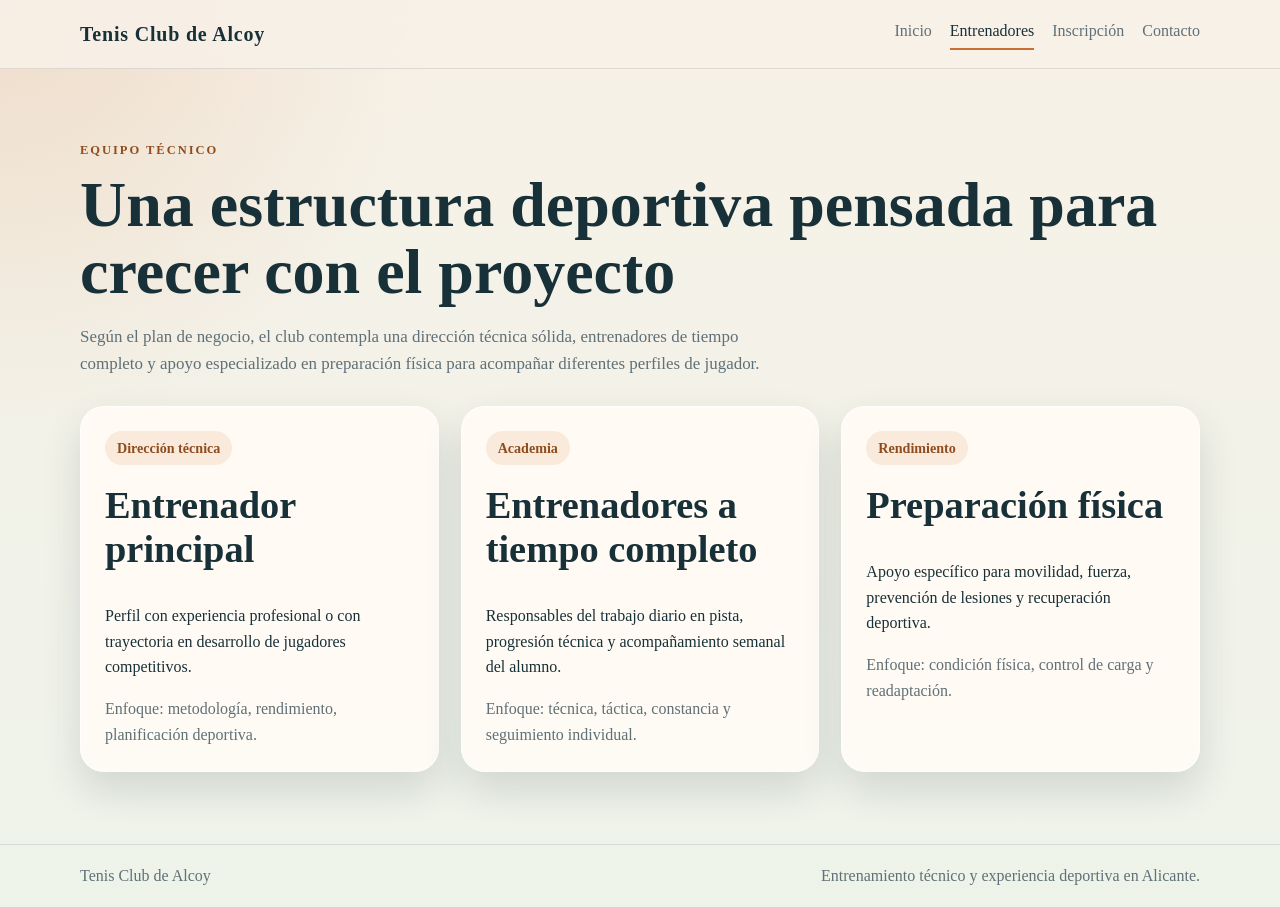
<file: coaches.html>
<!DOCTYPE html>
<html lang="es">
<head>
  <meta charset="UTF-8">
  <meta name="viewport" content="width=device-width, initial-scale=1.0">
  <title>Tenis Club de Alcoy | Entrenadores</title>
  <link rel="stylesheet" href="styles.css">
</head>
<body>
  <header class="site-header">
    <div class="container nav-wrap">
      <a class="brand" href="index.html">Tenis Club de Alcoy</a>
      <nav class="site-nav">
        <a href="index.html">Inicio</a>
        <a class="active" href="coaches.html">Entrenadores</a>
        <a href="signup.html">Inscripción</a>
        <a href="contact.html">Contacto</a>
      </nav>
    </div>
  </header>

  <main class="section">
    <div class="container">
      <div class="section-title">
        <p class="eyebrow">EQUIPO TÉCNICO</p>
        <h1>Una estructura deportiva pensada para crecer con el proyecto</h1>
        <p class="lead">
          Según el plan de negocio, el club contempla una dirección técnica sólida, entrenadores de tiempo completo
          y apoyo especializado en preparación física para acompañar diferentes perfiles de jugador.
        </p>
      </div>

      <div class="coach-grid">
        <article class="coach-card">
          <div class="coach-badge">Dirección técnica</div>
          <h2>Entrenador principal</h2>
          <p>Perfil con experiencia profesional o con trayectoria en desarrollo de jugadores competitivos.</p>
          <span>Enfoque: metodología, rendimiento, planificación deportiva.</span>
        </article>

        <article class="coach-card">
          <div class="coach-badge">Academia</div>
          <h2>Entrenadores a tiempo completo</h2>
          <p>Responsables del trabajo diario en pista, progresión técnica y acompañamiento semanal del alumno.</p>
          <span>Enfoque: técnica, táctica, constancia y seguimiento individual.</span>
        </article>

        <article class="coach-card">
          <div class="coach-badge">Rendimiento</div>
          <h2>Preparación física</h2>
          <p>Apoyo específico para movilidad, fuerza, prevención de lesiones y recuperación deportiva.</p>
          <span>Enfoque: condición física, control de carga y readaptación.</span>
        </article>
      </div>
    </div>
  </main>

  <footer class="site-footer">
    <div class="container footer-wrap">
      <p>Tenis Club de Alcoy</p>
      <p>Entrenamiento técnico y experiencia deportiva en Alicante.</p>
    </div>
  </footer>
</body>
</html>
</file>
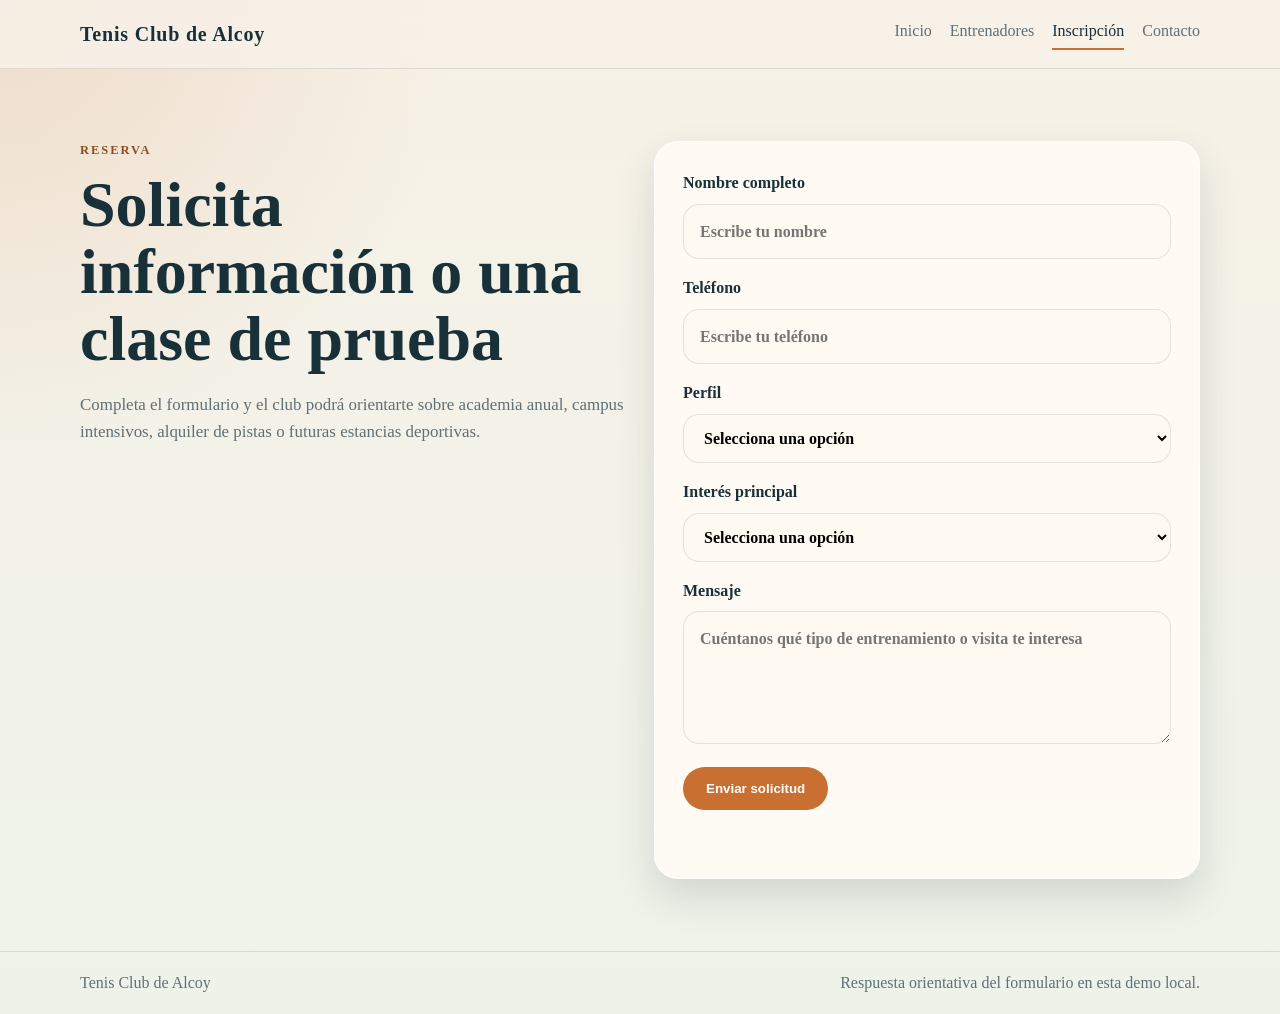
<file: signup.html>
<!DOCTYPE html>
<html lang="es">
<head>
  <meta charset="UTF-8">
  <meta name="viewport" content="width=device-width, initial-scale=1.0">
  <title>Tenis Club de Alcoy | Inscripción</title>
  <link rel="stylesheet" href="styles.css">
</head>
<body>
  <header class="site-header">
    <div class="container nav-wrap">
      <a class="brand" href="index.html">Tenis Club de Alcoy</a>
      <nav class="site-nav">
        <a href="index.html">Inicio</a>
        <a href="coaches.html">Entrenadores</a>
        <a class="active" href="signup.html">Inscripción</a>
        <a href="contact.html">Contacto</a>
      </nav>
    </div>
  </header>

  <main class="section">
    <div class="container form-layout">
      <div>
        <p class="eyebrow">RESERVA</p>
        <h1>Solicita información o una clase de prueba</h1>
        <p class="lead">
          Completa el formulario y el club podrá orientarte sobre academia anual, campus intensivos,
          alquiler de pistas o futuras estancias deportivas.
        </p>
      </div>

      <form class="signup-form" id="signupForm">
        <label>
          Nombre completo
          <input type="text" name="name" placeholder="Escribe tu nombre" required>
        </label>
        <label>
          Teléfono
          <input type="tel" name="phone" placeholder="Escribe tu teléfono" required>
        </label>
        <label>
          Perfil
          <select name="ageGroup" required>
            <option value="">Selecciona una opción</option>
            <option>Niño o junior</option>
            <option>Adulto</option>
            <option>Familia / grupo</option>
          </select>
        </label>
        <label>
          Interés principal
          <select name="courseType" required>
            <option value="">Selecciona una opción</option>
            <option>Academia de tenis</option>
            <option>Campus intensivo</option>
            <option>Clase individual</option>
            <option>Alquiler de pista</option>
          </select>
        </label>
        <label>
          Mensaje
          <textarea name="message" rows="4" placeholder="Cuéntanos qué tipo de entrenamiento o visita te interesa"></textarea>
        </label>
        <button class="button primary" type="submit">Enviar solicitud</button>
        <p class="form-message" id="formMessage" aria-live="polite"></p>
      </form>
    </div>
  </main>

  <footer class="site-footer">
    <div class="container footer-wrap">
      <p>Tenis Club de Alcoy</p>
      <p>Respuesta orientativa del formulario en esta demo local.</p>
    </div>
  </footer>

  <script src="script.js"></script>
</body>
</html>
</file>
<file: styles.css>
:root {
  --bg: #f2ecdf;
  --surface: rgba(255, 251, 245, 0.94);
  --surface-strong: #fffaf1;
  --text: #183038;
  --muted: #607077;
  --accent: #c96f31;
  --accent-dark: #8f4d1f;
  --forest: #5c6d46;
  --line: rgba(24, 48, 56, 0.12);
  --shadow: 0 18px 38px rgba(24, 48, 56, 0.14);
}

* {
  box-sizing: border-box;
}

body {
  margin: 0;
  font-family: Georgia, "Times New Roman", "PingFang SC", serif;
  color: var(--text);
  background:
    radial-gradient(circle at top left, rgba(201, 111, 49, 0.16), transparent 28%),
    linear-gradient(180deg, #f7f1e7 0%, #eef3ea 100%);
  line-height: 1.6;
}

img {
  display: block;
  max-width: 100%;
}

a {
  color: inherit;
  text-decoration: none;
}

.container {
  width: min(1120px, calc(100% - 40px));
  margin: 0 auto;
}

.site-header {
  position: sticky;
  top: 0;
  z-index: 10;
  backdrop-filter: blur(12px);
  background: rgba(247, 241, 231, 0.88);
  border-bottom: 1px solid var(--line);
}

.nav-wrap,
.footer-wrap {
  display: flex;
  align-items: center;
  justify-content: space-between;
  gap: 20px;
  padding: 18px 0;
}

.brand {
  font-size: 1.25rem;
  font-weight: 700;
  letter-spacing: 0.04em;
}

.site-nav {
  display: flex;
  flex-wrap: wrap;
  gap: 18px;
}

.site-nav a {
  padding-bottom: 4px;
  color: var(--muted);
}

.site-nav a.active,
.site-nav a:hover {
  color: var(--text);
  border-bottom: 2px solid var(--accent);
}

.hero,
.section {
  padding: 72px 0;
}

.hero-grid,
.gallery-grid,
.contact-grid,
.form-layout {
  display: grid;
  gap: 28px;
}

.hero-grid {
  grid-template-columns: 1.1fr 1fr;
  align-items: center;
}

.hero-home {
  padding-top: 56px;
}

.hero-panel {
  position: relative;
}

.hero-panel img {
  min-height: 420px;
  width: 100%;
  object-fit: cover;
  border-radius: 28px;
  box-shadow: var(--shadow);
}

.hero-card {
  position: absolute;
  left: 24px;
  right: 24px;
  bottom: 24px;
  padding: 24px;
}

.eyebrow {
  margin: 0 0 10px;
  color: var(--accent-dark);
  font-weight: 700;
  letter-spacing: 0.16em;
  font-size: 0.78rem;
}

h1,
h2,
h3,
p {
  margin-top: 0;
}

h1 {
  font-size: clamp(2.5rem, 5vw, 4.4rem);
  line-height: 1.05;
  margin-bottom: 18px;
}

h2 {
  font-size: clamp(1.8rem, 3vw, 2.4rem);
  line-height: 1.15;
}

.lead {
  color: var(--muted);
  max-width: 700px;
  font-size: 1.06rem;
}

.hero-actions {
  display: flex;
  flex-wrap: wrap;
  gap: 14px;
  margin-top: 28px;
}

.button {
  display: inline-flex;
  align-items: center;
  justify-content: center;
  padding: 13px 22px;
  border-radius: 999px;
  font-weight: 700;
  border: 1px solid transparent;
  transition: transform 0.2s ease, background-color 0.2s ease;
  cursor: pointer;
}

.button:hover {
  transform: translateY(-2px);
}

.primary {
  background: var(--accent);
  color: #fff;
}

.primary:hover {
  background: var(--accent-dark);
}

.secondary {
  background: transparent;
  border-color: var(--line);
}

.hero-card,
.info-card,
.coach-card,
.signup-form,
.photo-card {
  background: var(--surface);
  border: 1px solid rgba(255, 255, 255, 0.7);
  border-radius: 24px;
  box-shadow: var(--shadow);
}

.stat + .stat {
  margin-top: 18px;
  padding-top: 18px;
  border-top: 1px solid var(--line);
}

.stat strong {
  display: block;
  font-size: 1.9rem;
  color: var(--forest);
}

.section-title {
  margin-bottom: 28px;
}

.card-grid,
.coach-grid,
.gallery-cards {
  display: grid;
  gap: 22px;
}

.card-grid,
.coach-grid {
  grid-template-columns: repeat(3, minmax(0, 1fr));
}

.info-card,
.coach-card {
  padding: 24px;
}

.section-accent {
  background: linear-gradient(135deg, rgba(25, 50, 60, 0.06), rgba(216, 111, 50, 0.08));
}

.gallery-grid,
.contact-grid,
.form-layout {
  grid-template-columns: repeat(2, minmax(0, 1fr));
}

.section-copy {
  align-self: center;
}

.photo-card {
  overflow: hidden;
}

.photo-card img {
  height: 240px;
  width: 100%;
  object-fit: cover;
}

.photo-copy {
  padding: 20px 22px 24px;
}

.photo-card-compact img {
  height: 100%;
  min-height: 280px;
}

.coach-badge {
  display: inline-block;
  margin-bottom: 18px;
  padding: 6px 12px;
  border-radius: 999px;
  background: rgba(201, 111, 49, 0.12);
  color: var(--accent-dark);
  font-size: 0.88rem;
  font-weight: 700;
}

.coach-card span {
  color: var(--muted);
}

.signup-form {
  padding: 28px;
}

.signup-form label {
  display: block;
  margin-bottom: 16px;
  font-weight: 700;
}

.signup-form input,
.signup-form select,
.signup-form textarea {
  width: 100%;
  margin-top: 8px;
  padding: 14px 16px;
  border: 1px solid var(--line);
  border-radius: 16px;
  background: var(--surface-strong);
  font: inherit;
}

.signup-form input:focus,
.signup-form select:focus,
.signup-form textarea:focus {
  outline: 2px solid rgba(201, 111, 49, 0.24);
  border-color: var(--accent);
}

.form-message {
  min-height: 24px;
  margin: 16px 0 0;
  color: var(--forest);
  font-weight: 700;
}

.site-footer {
  border-top: 1px solid var(--line);
}

.site-footer p {
  margin: 0;
  color: var(--muted);
}

@media (max-width: 860px) {
  .hero-grid,
  .gallery-grid,
  .contact-grid,
  .form-layout,
  .card-grid,
  .coach-grid {
    grid-template-columns: 1fr;
  }

  .hero-card {
    position: static;
    margin-top: 18px;
  }

  .nav-wrap,
  .footer-wrap {
    flex-direction: column;
    align-items: flex-start;
  }

  h1 {
    font-size: 2.7rem;
  }

  .hero-panel img {
    min-height: 300px;
  }
}
</file>
